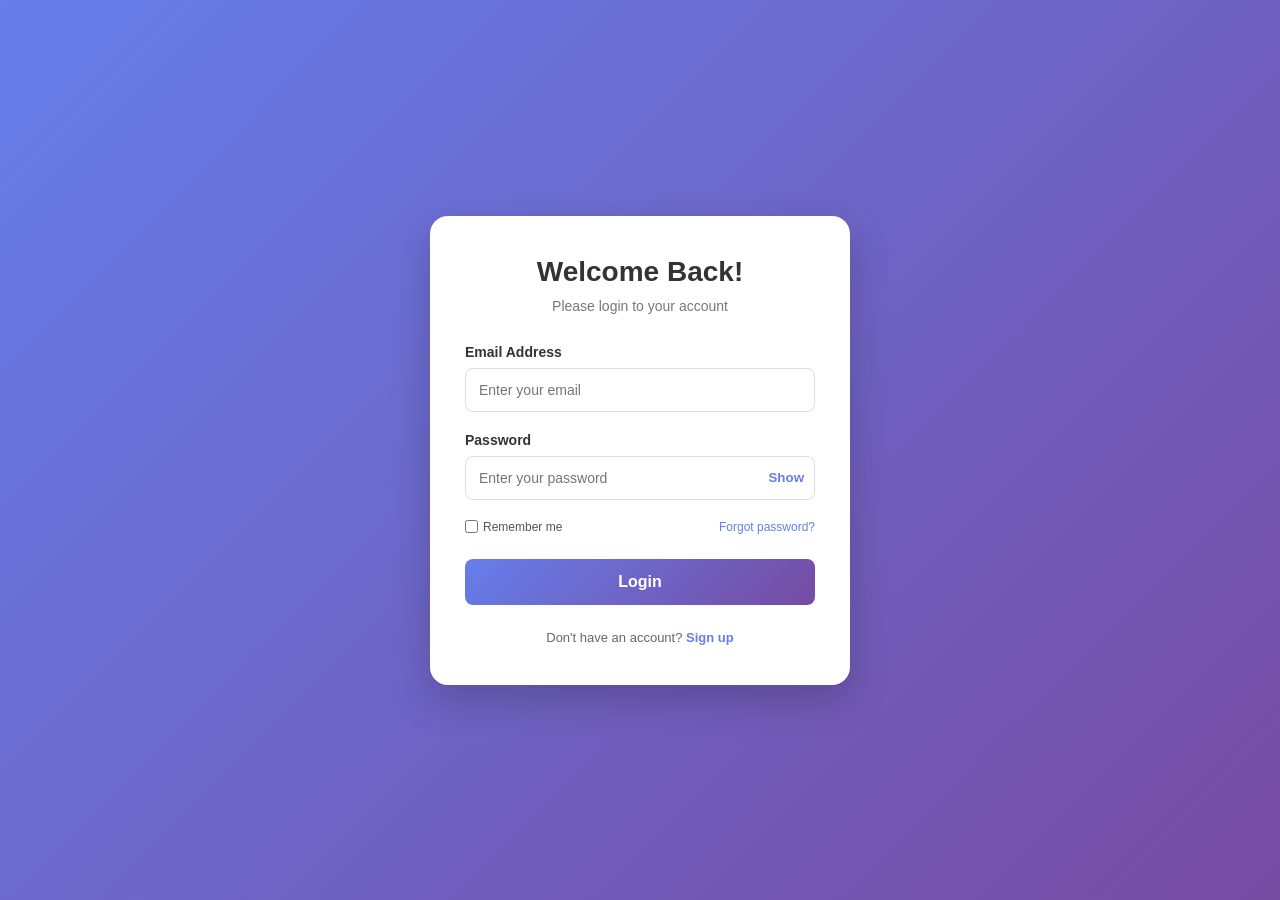
<file: index.html>
<!DOCTYPE html>
<html lang="en">
<head>
    <meta charset="UTF-8">
    <meta name="viewport" content="width=device-width, initial-scale=1.0">
    <title>Login Page</title>

    <link rel="stylesheet" href="style.css">
</head>
<body>

    <div class="login-container">
        <form id="loginForm" class="login-box">

            <h1>Welcome Back!</h1>
            <p class="subtitle">Please login to your account</p>

            <div class="input-group">
                <label for="email">Email Address</label>
                <input
                    type="email"
                    id="email"
                    placeholder="Enter your email"
                    autocomplete="email"
                    required
                >
            </div>

            <div class="input-group">
                <label for="password">Password</label>

                <div class="password-box">
                    <input
                        type="password"
                        id="password"
                        placeholder="Enter your password"
                        autocomplete="current-password"
                        required
                    >

                    <button
                        type="button"
                        id="togglePassword"
                        class="toggle-btn"
                    >Show</button>
                </div>
            </div>

            <div class="options">
                <label class="remember">
                    <input type="checkbox" id="remember">
                    Remember me
                </label>

                <a href="#" id="forgotPassword">Forgot password?</a>
            </div>

            <button type="submit" class="login-btn">Login</button>

            <p id="message" role="status" aria-live="polite"></p>

            <p class="signup">
                Don't have an account?
                <a href="#" id="signupLink">Sign up</a>
            </p>

        </form>
    </div>

    <script src="script.js"></script>
</body>
</html>
</file>
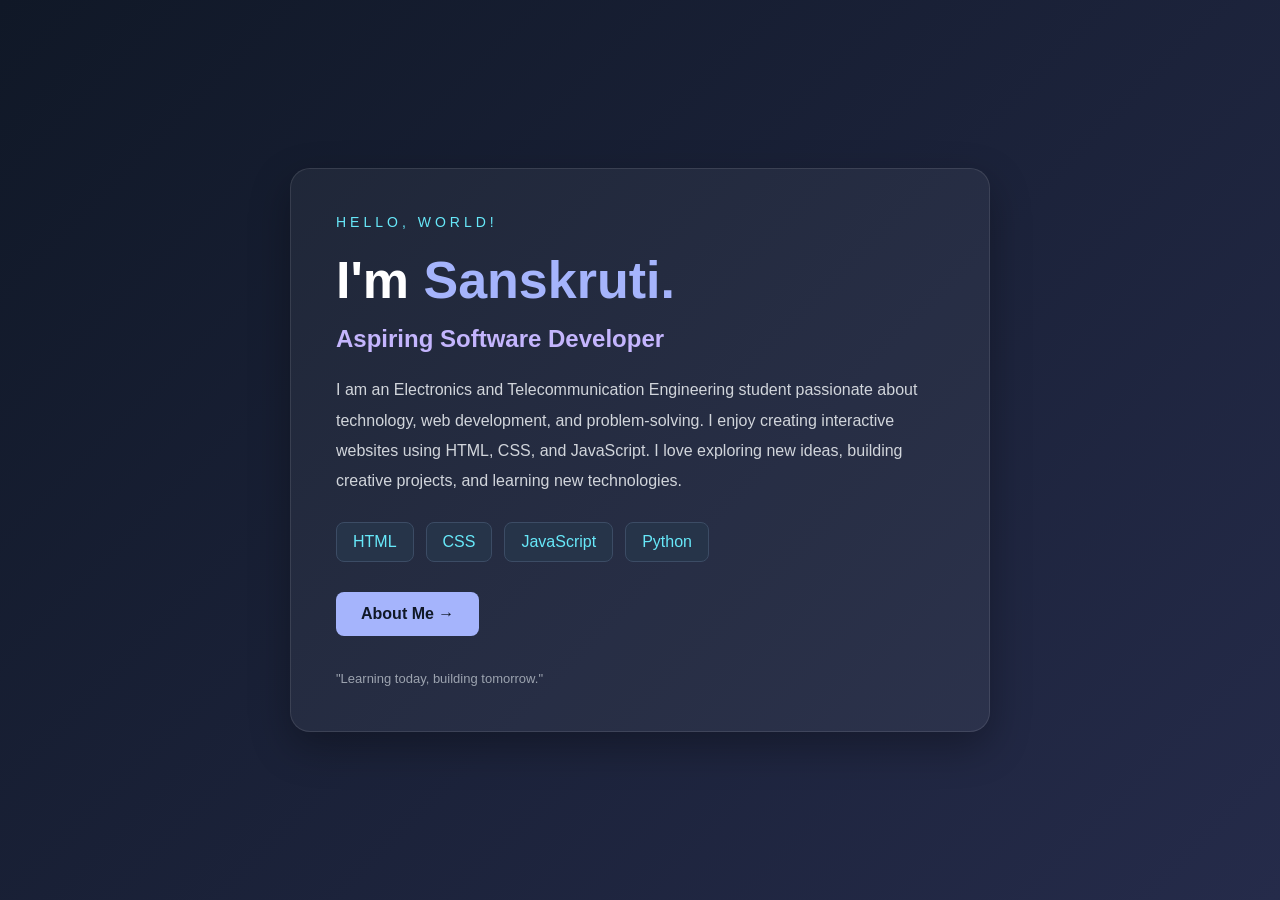
<file: sans.html>
<!DOCTYPE html>
<html lang="en">
<head>
    <meta charset="UTF-8">
    <meta name="viewport" content="width=device-width, initial-scale=1.0">

    <title>Sanskruti | My Portfolio</title>

    <!-- CSS Styling -->
    <style>
        * {
            margin: 0;
            padding: 0;
            box-sizing: border-box;
        }

        body {
            font-family: Arial, sans-serif;
            background: linear-gradient(135deg, #101827, #252b4a);
            color: white;
            min-height: 100vh;
            display: flex;
            justify-content: center;
            align-items: center;
            padding: 25px;
        }

        .container {
            max-width: 700px;
            width: 100%;
            padding: 45px;
            border-radius: 20px;
            background: rgba(255, 255, 255, 0.05);
            border: 1px solid rgba(255, 255, 255, 0.1);
            box-shadow: 0 15px 40px rgba(0, 0, 0, 0.3);
        }

        .greeting {
            color: #67e8f9;
            font-size: 14px;
            letter-spacing: 4px;
            margin-bottom: 20px;
        }

        h1 {
            font-size: 52px;
            margin-bottom: 15px;
        }

        h1 span {
            color: #a5b4fc;
        }

        h2 {
            font-size: 24px;
            color: #c4b5fd;
            margin-bottom: 22px;
        }

        .intro {
            color: #d1d5db;
            font-size: 16px;
            line-height: 1.9;
            margin-bottom: 25px;
        }

        .skills {
            display: flex;
            flex-wrap: wrap;
            gap: 12px;
            margin-bottom: 30px;
        }

        .skills span {
            background: #263449;
            color: #67e8f9;
            padding: 10px 16px;
            border-radius: 8px;
            border: 1px solid #3c4c65;
            transition: 0.3s;
        }

        .skills span:hover {
            background: #67e8f9;
            color: #101827;
            transform: translateY(-4px);
        }

        button {
            background: #a5b4fc;
            color: #101827;
            padding: 13px 25px;
            border: none;
            border-radius: 8px;
            font-size: 16px;
            font-weight: bold;
            cursor: pointer;
            transition: 0.3s;
        }

        button:hover {
            background: #67e8f9;
            transform: translateY(-3px);
        }

        #message {
            margin-top: 22px;
            color: #67e8f9;
            line-height: 1.8;
        }

        footer {
            margin-top: 35px;
            color: #9ca3af;
            font-size: 13px;
        }

        @media (max-width: 500px) {
            .container {
                padding: 25px;
            }

            h1 {
                font-size: 38px;
            }

            h2 {
                font-size: 20px;
            }
        }
    </style>
</head>

<body>

    <div class="container">

        <p class="greeting">HELLO, WORLD!</p>

        <h1>I'm <span>Sanskruti.</span></h1>

        <h2>Aspiring Software Developer</h2>

        <p class="intro">
            I am an Electronics and Telecommunication Engineering student
            passionate about technology, web development, and problem-solving.
            I enjoy creating interactive websites using HTML, CSS, and
            JavaScript. I love exploring new ideas, building creative projects,
            and learning new technologies.
        </p>

        <div class="skills">
            <span>HTML</span>
            <span>CSS</span>
            <span>JavaScript</span>
            <span>Python</span>
        </div>

        <button onclick="showAbout()">About Me →</button>

        <p id="message"></p>

        <footer>
            "Learning today, building tomorrow."
        </footer>

    </div>

    <!-- JavaScript -->
    <script>
        function showAbout() {
            document.getElementById("message").innerHTML =
                "My goal is to become a skilled software developer, " +
                "improve my coding skills, and contribute to innovative projects. " +
                "Thank you for visiting!💙";
        }
    </script>

</body>
</html>
</file>
<file: style.css>
* {
    margin: 0;
    padding: 0;
    box-sizing: border-box;
}

body {
    font-family: Arial, sans-serif;
    min-height: 100vh;

    display: flex;
    justify-content: center;
    align-items: center;

    background: linear-gradient(135deg, #667eea, #764ba2);
    padding: 20px;
}

.login-container {
    width: 100%;
    max-width: 420px;
}

.login-box {
    background: white;
    padding: 40px 35px;
    border-radius: 18px;

    box-shadow: 0 15px 40px rgba(0, 0, 0, 0.2);
}

h1 {
    text-align: center;
    color: #333;
    margin-bottom: 10px;
    font-size: 28px;
}

.subtitle {
    text-align: center;
    color: #777;
    margin-bottom: 30px;
    font-size: 14px;
}

.input-group {
    margin-bottom: 20px;
}

.input-group label {
    display: block;
    margin-bottom: 8px;
    font-weight: bold;
    font-size: 14px;
    color: #333;
}

.input-group input {
    width: 100%;
    padding: 13px;
    border: 1px solid #ddd;
    border-radius: 8px;
    outline: none;
    font-size: 14px;
}

.input-group input:focus {
    border-color: #667eea;
    box-shadow: 0 0 5px rgba(102, 126, 234, 0.3);
}

.password-box {
    display: flex;
    align-items: center;
    border: 1px solid #ddd;
    border-radius: 8px;
    overflow: hidden;
}

.password-box input {
    border: none;
    box-shadow: none;
}

.password-box input:focus {
    box-shadow: none;
}

.toggle-btn {
    border: none;
    background: white;
    color: #667eea;
    padding: 10px;
    cursor: pointer;
    font-weight: bold;
}

.options {
    display: flex;
    justify-content: space-between;
    align-items: center;
    gap: 10px;
    margin: 15px 0 25px;
    font-size: 12px;
}

.remember {
    display: flex;
    align-items: center;
    gap: 5px;
    color: #555;
}

a {
    color: #667eea;
    text-decoration: none;
}

a:hover {
    text-decoration: underline;
}

.login-btn {
    width: 100%;
    padding: 14px;
    background: linear-gradient(135deg, #667eea, #764ba2);
    color: white;
    border: none;
    border-radius: 8px;
    font-size: 16px;
    font-weight: bold;
    cursor: pointer;
    transition: transform 0.2s, opacity 0.2s;
}

.login-btn:hover {
    opacity: 0.9;
    transform: translateY(-2px);
}

#message {
    margin-top: 15px;
    text-align: center;
    font-size: 13px;
    line-height: 1.5;
}

.signup {
    text-align: center;
    margin-top: 25px;
    font-size: 13px;
    color: #666;
}

.signup a {
    font-weight: bold;
}

@media (max-width: 480px) {
    .login-box {
        padding: 30px 22px;
    }

    h1 {
        font-size: 24px;
    }

    .options {
        font-size: 11px;
    }
}
</file>
